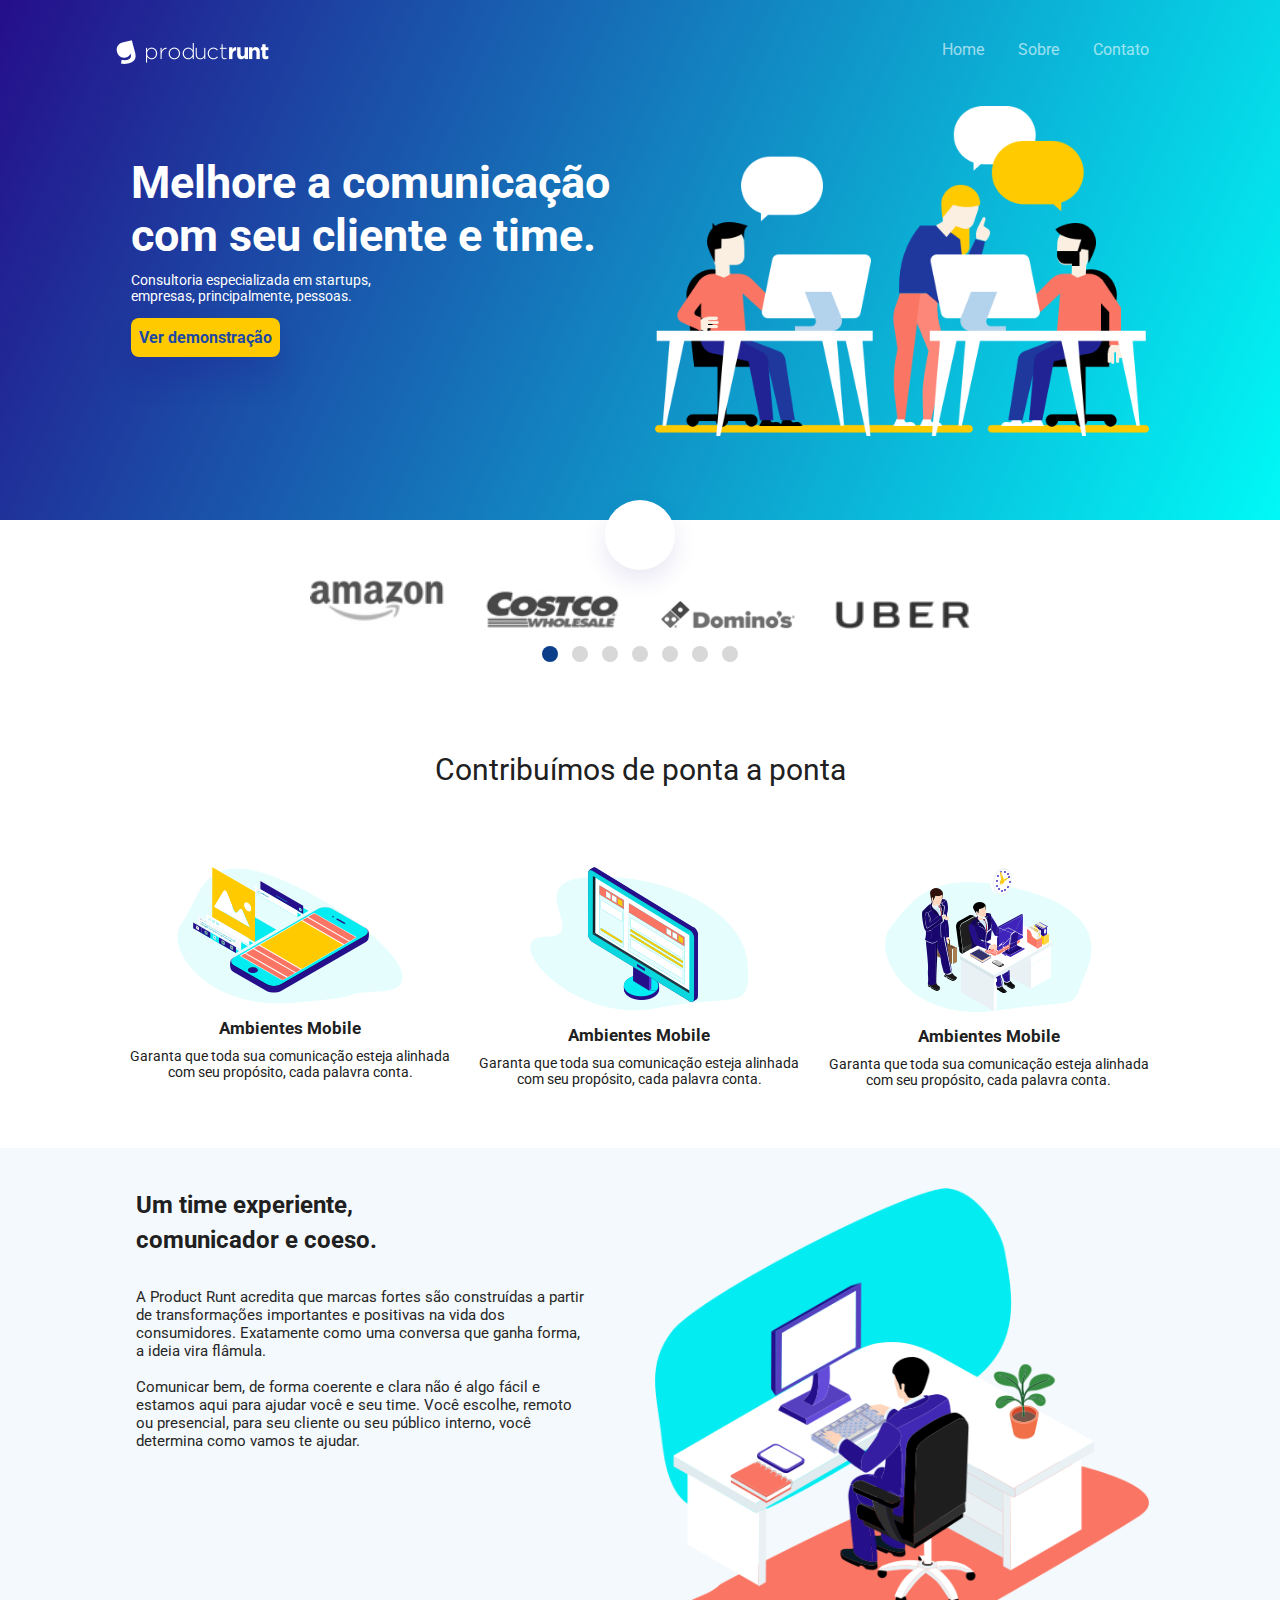
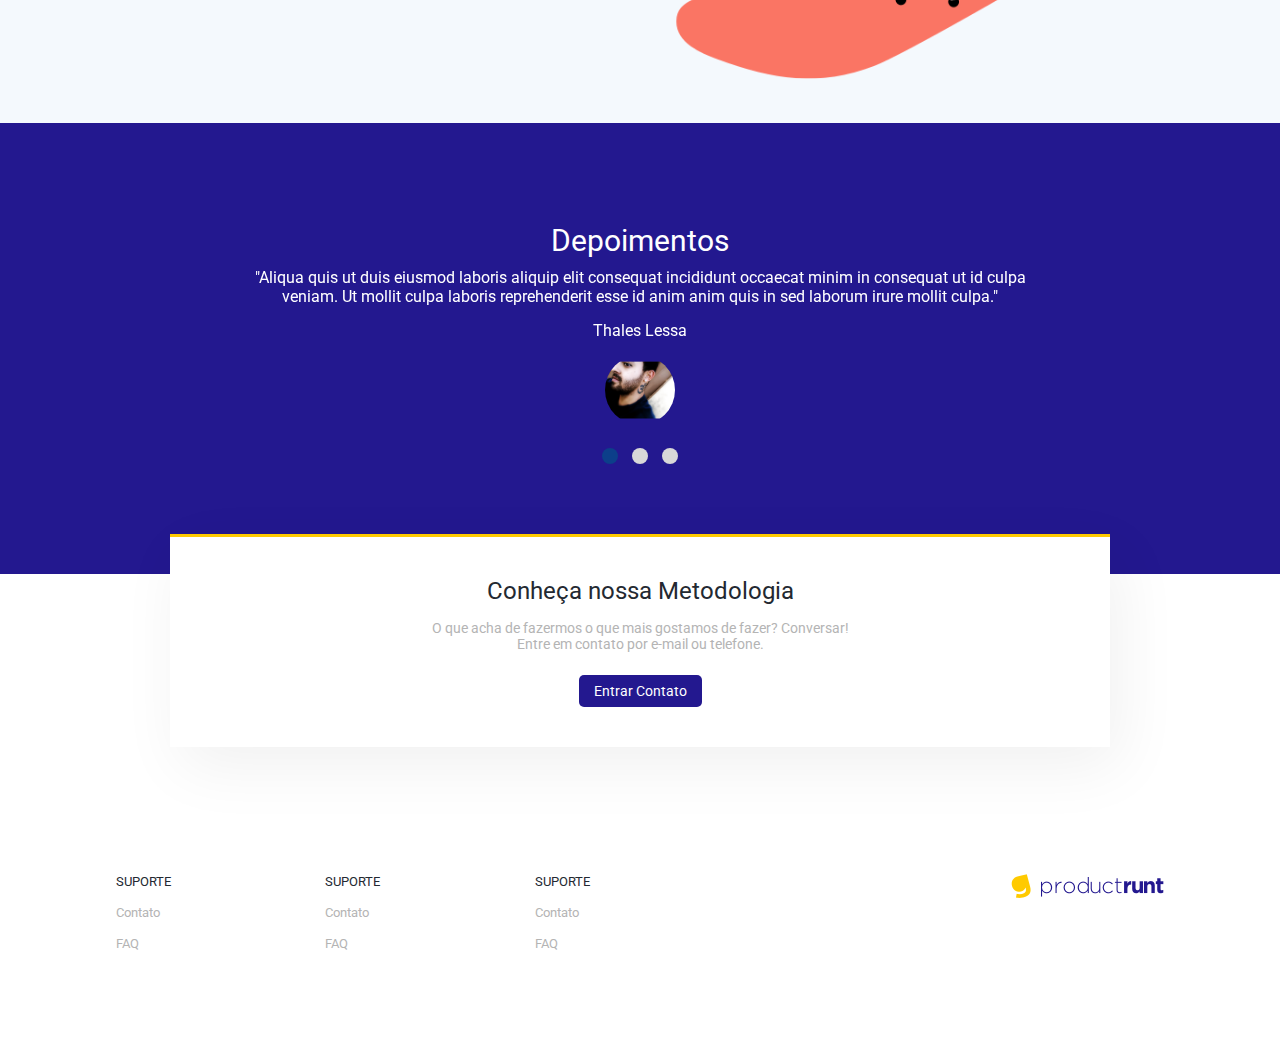
<file: index.html>
<!DOCTYPE html>
<html>
<head>
	<title>Equipe HTML</title>
	<meta charset="utf-8">
	<meta content="" name="description">
  	<meta content="" name="keywords">	
	<meta name="viewport" content="width=device-width,initial-scale=1.0,maximum-scale=1.0">
	<link rel="stylesheet" href="https://use.fontawesome.com/releases/v5.3.1/css/all.css" integrity="sha384-mzrmE5qonljUremFsqc01SB46JvROS7bZs3IO2EmfFsd15uHvIt+Y8vEf7N7fWAU" crossorigin="anonymous">
	<link href="https://fonts.googleapis.com/css?family=Roboto:400,700" rel="stylesheet">
	<link href="style.css" rel="stylesheet">
	<link href="images/favicon1.ico" rel="icon">

</head>
<body>

	<section class="topo">
		<div class="center">
			<header>
				<div class="logo"><img src="images/logo.png" /></div><!--logo-->
			</header>
			<ul class="menu-desktop">
				<li><a href="index.html">Home</a></li>
				<li><a href="sobre.html">Sobre</a></li>
				<li><a href="contato.html">Contato</a></li>
			</ul>
			<div class="menu-mobile">
			<i class="fas fa-align-right"></i>
				<ul>
					<li><a href="index">Home</a></li>
					<li><a href="sobre">Sobre</a></li>
					<li><a href="contato">Contato</a></li>
				</ul>
			</div><!--menu-mobile-->
			<div class="clear"></div>
			<br />
			<br />
			<div class="w50 time-descricao">
				<h2>Melhore a comunicação com seu cliente e time.</h2>
				<p>Consultoria especializada em startups, empresas, principalmente, pessoas.</p>
				<a target="_blank" href="https:foxcode.tech">Ver demonstração</a>
			</div><!--w50-->
			<div class="w50 time-imagem">
				<img src="images/equipe.png" />
			</div><!--w50-->
			<div class="clear"></div>
		</div><!--center-->
	</section><!--topo-->
	<div class="circle"><i class="fas fa-angle-down"></i></div>

	<section class="clientes-slider">

		<div class="center">
		<div style="max-width: 700px;margin: 0 auto;overflow: hidden;" class="slider-container">
			<img src="images/amazon.jpg" />
			<img src="images/costco.jpg" />
			<img src="images/dominos.jpg" />
			<img src="images/uber.jpg" />
			<img src="images/walmart.jpg" />
			<img src="images/amazon.jpg" />
			<img src="images/costco.jpg" />
			<img src="images/dominos.jpg" />
			<img src="images/uber.jpg" />
			<img src="images/walmart.jpg" />
		</div>
		</div><!--center-->
	</section>


	<section class="diferenciais">
			
			<div class="center">
				<h2>Contribuímos de ponta a ponta</h2>

				<div class="icons-diferenciais">

					<div class="box-single-diferenciais">
						<img src="images/icon1.png" />
						<h3>Ambientes Mobile</h3>
						<p>Garanta que toda sua comunicação esteja alinhada com seu propósito, cada palavra conta.</p>
					</div><!--box-single-diferenciais-->

					<div class="box-single-diferenciais">
						<img src="images/icon2.png" />
						<h3>Ambientes Mobile</h3>
						<p>Garanta que toda sua comunicação esteja alinhada com seu propósito, cada palavra conta.</p>
					</div><!--box-single-diferenciais-->

					<div class="box-single-diferenciais">
						<img src="images/icon3.png" />
						<h3>Ambientes Mobile</h3>
						<p>Garanta que toda sua comunicação esteja alinhada com seu propósito, cada palavra conta.</p>
					</div><!--box-single-diferenciais-->

				</div><!--icons-diferenciais-->

			</div>

	</section>

	<section class="sobre-time">
		<div class="center">
			<div class="w50 time-descricao-2">
				<h2>Um time experiente,<br/>comunicador e coeso.</h2>
				<p>A Product Runt acredita que marcas fortes são construídas a partir de transformações importantes e positivas na vida dos consumidores. Exatamente como uma conversa que ganha forma, a ideia vira flâmula.
				<br /><br/>
				Comunicar bem, de forma coerente e clara não é algo fácil e estamos aqui para ajudar você e seu time. Você escolhe, remoto ou presencial, para seu cliente ou seu público interno, você determina como vamos te ajudar.</p>
			</div><!--w50-->
			<div class="w50 img-time">
				<img src="images/time.png" />
			</div>
			<div class="clear"></div>
		</div>
	</section>

	<section class="depoimentos">
		<div class="center">
			<h2>Depoimentos</h2>
			<div class="depoimentos-box">
				<div class="depoimento-single">
					<p>"Aliqua quis ut duis eiusmod laboris aliquip elit consequat incididunt occaecat minim in consequat ut id culpa veniam. Ut mollit culpa laboris reprehenderit esse id anim anim quis in sed laborum irure mollit culpa."</p>
					<p>Thales Lessa</p>
					<img src="images/thales.png" />
				</div><!--depoimento-single-->
				<div class="depoimento-single">
					<p>"Aliqua quis ut duis eiusmod laboris aliquip elit consequat incididunt occaecat minim in consequat ut id culpa veniam. Ut mollit culpa laboris reprehenderit esse id anim anim quis in sed laborum irure mollit culpa."</p>
					<p>Thales Lessa</p>
					<img src="images/thales.png" />
				</div><!--depoimento-single-->
				<div class="depoimento-single">
					<p>"Aliqua quis ut duis eiusmod laboris aliquip elit consequat incididunt occaecat minim in consequat ut id culpa veniam. Ut mollit culpa laboris reprehenderit esse id anim anim quis in sed laborum irure mollit culpa."</p>
					<p>Thales Lessa</p>
					<img src="images/thales.png" />
				</div><!--depoimento-single-->
			</div><!--depoimentos-box-->
		</div>
	</section>


	<footer>
	<section class="metodologia">
		<div class="center">
			<h2>Conheça nossa Metodologia</h2>
			<p>O que acha de fazermos o que mais gostamos de fazer? Conversar!<br />Entre em contato por e-mail ou telefone.</p>
			<a href="contato.html">Entrar Contato</a>
		</div>
	</section>
		<div class="center">
			<div class="col-footer">
				<h2>Suporte</h2>
				<a href="">Contato</a>
				<a href="">FAQ</a>
			</div>
			<div class="col-footer">
				<h2>Suporte</h2>
				<a href="">Contato</a>
				<a href="">FAQ</a>
			</div>
			<div class="col-footer">
				<h2>Suporte</h2>
				<a href="">Contato</a>
				<a href="">FAQ</a>
			</div>
			<div style="width: 40%;text-align: right;" class="col-footer">
				<img src="images/logo-footer.png" />
			</div>
		</div>
	</footer>

<script src="js/jquery.js"></script>
<script src="js/slick.min.js"></script>
<script type="text/javascript">
	$('section.clientes-slider .slider-container').slick({
		dots: true,
		arrows:false,
	    infinite: false,
	    speed:1000,
	    slidesToShow: 4,
	    autoplay: true,
	    centerMode:false,
	    autoplaySpeed: 3000,
	    pauseOnHover:false,
	    responsive: 
	    [
	    {
	      breakpoint: 768,
	      settings: {
	        slidesToShow: 2
	      }
	    }
	    ]
	});

	$('section.depoimentos .depoimentos-box').slick({
		dots: true,
		arrows:false,
	    infinite: true,
	    speed:1000,
	    slidesToShow: 1,
	    centerMode:false
	});
</script>
<script>
	//Menu responsivo.
	$('.menu-mobile i').click(function(){
		$('.menu-mobile').find('ul').slideToggle();
	})
</script>
</body>
</html>
</file>
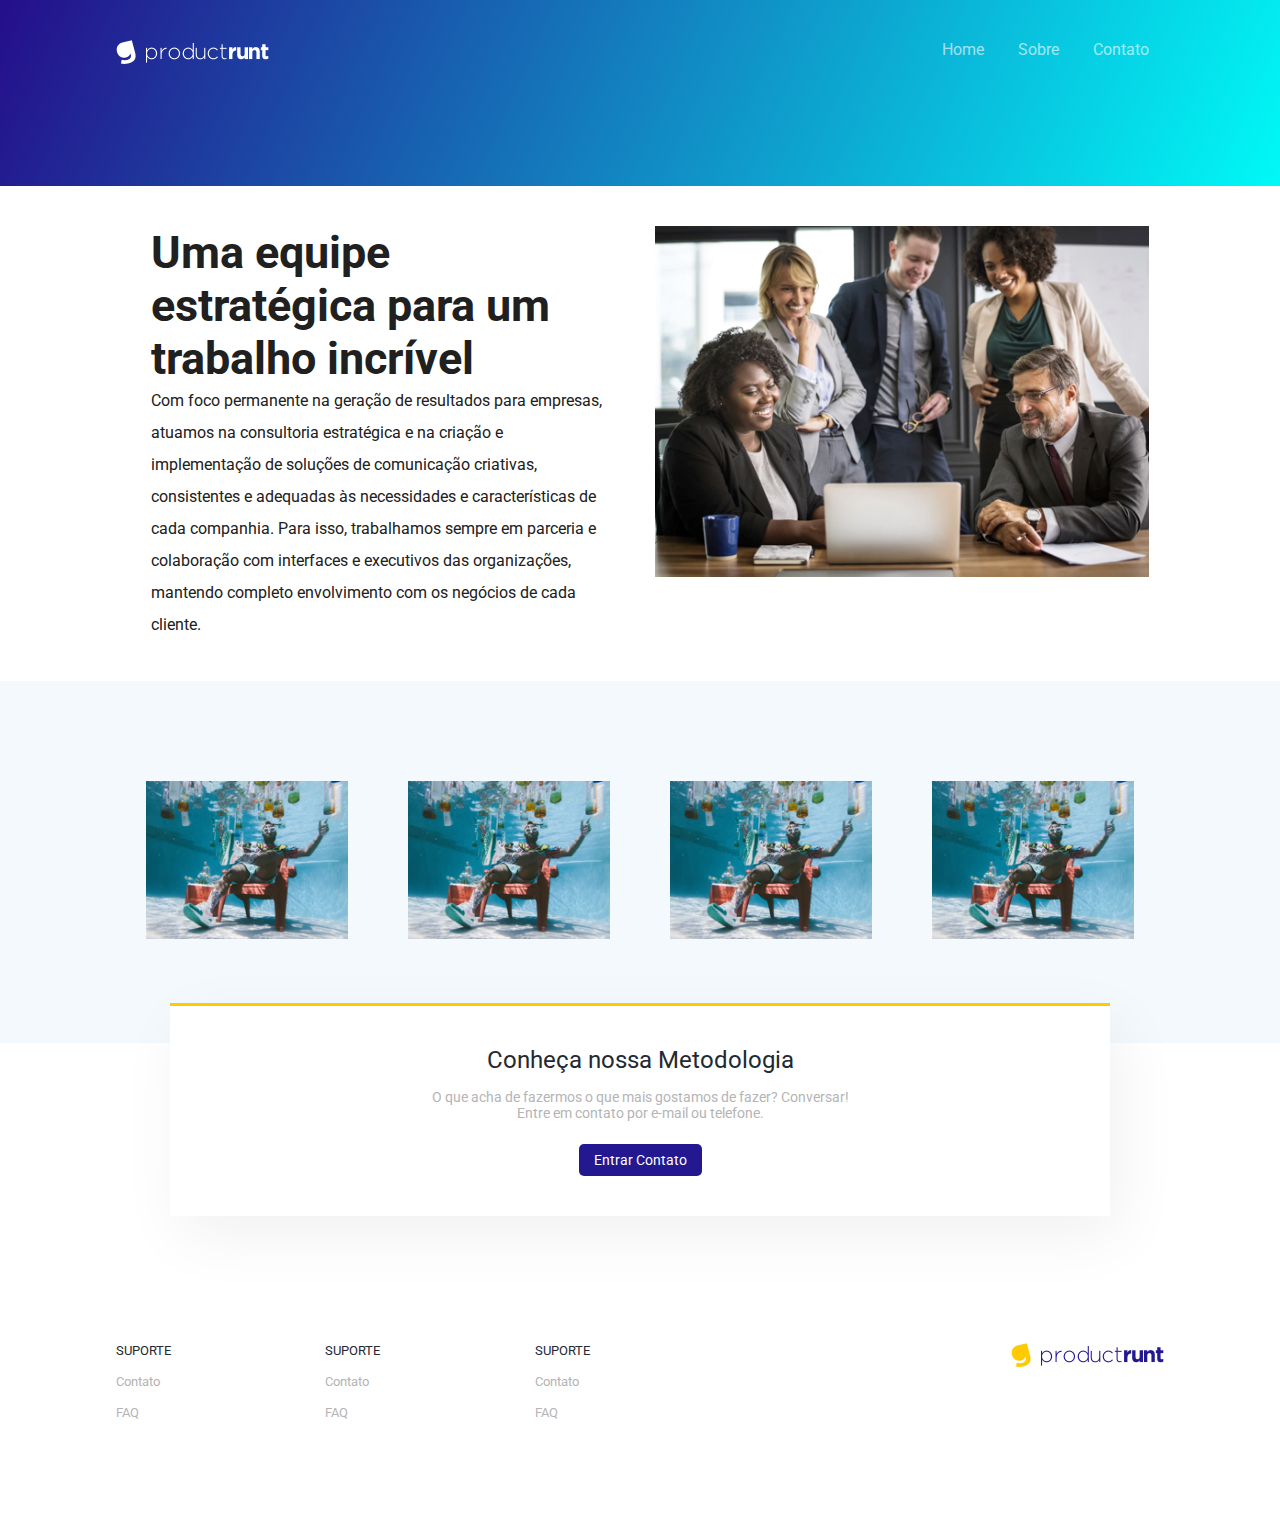
<file: sobre.html>
<!doctype html>

<html>
<head>
	<title>Equipe HTML</title>
	<meta charset="utf-8">
	<meta content="" name="description">
  	<meta content="" name="keywords">
	<meta name="viewport" content="width=device-width,initial-scale=1.0,maximum-scale=1.0">
	<link rel="stylesheet" href="https://use.fontawesome.com/releases/v5.3.1/css/all.css" integrity="sha384-mzrmE5qonljUremFsqc01SB46JvROS7bZs3IO2EmfFsd15uHvIt+Y8vEf7N7fWAU" crossorigin="anonymous">
	<link href="https://fonts.googleapis.com/css?family=Roboto:400,700" rel="stylesheet">
	<link href="style.css" rel="stylesheet">
		
</head>
<body>

	<section class="topo">
		<div class="center">
			<header>
				<div class="logo"><img src="images/logo.png" /></div><!--logo-->
			</header>
			<ul class="menu-desktop">
				<li><a href="index.html">Home</a></li>
				<li><a href="sobre.html">Sobre</a></li>
				<li><a href="contato.html">Contato</a></li>
			</ul>
			<div class="menu-mobile">
			<i class="fas fa-align-right"></i>
				<ul>
					<li><a href="">Home</a></li>
					<li><a href="">Sobre</a></li>
					<li><a href="">Contato</a></li>
				</ul>
			</div><!--menu-mobile-->
			<div class="clear"></div>
			<br />
			<br />
</div>
</section>
	<section class="sobre-equipe">
	<div class="center">
		<div class="w50 equipe-sobre-texto">
			<h2>Uma equipe estratégica para um trabalho incrível</h2>
			<p>Com foco permanente na geração de resultados para empresas, atuamos na consultoria estratégica e na criação e implementação de soluções de comunicação criativas, consistentes e adequadas às necessidades e características de cada companhia. Para isso, trabalhamos sempre em parceria e colaboração com interfaces e executivos das organizações, mantendo completo envolvimento com os negócios de cada cliente.</p>
		</div>
		<div class="w50">
			<img src="images/foto-equipe.jpg" />
		</div>
		<div class="clear"></div>
	</div>
	</section>

	<section class="sobre-imagens">
		<div class="center">
			<div class="img-sobre">
				<img src="images/imagem-sobre.jpg" />
			</div>
			<div class="img-sobre">
				<img src="images/imagem-sobre.jpg" />
			</div>
			<div class="img-sobre">
				<img src="images/imagem-sobre.jpg" />
			</div>
			<div class="img-sobre">
				<img src="images/imagem-sobre.jpg" />
			</div>
		</div>
	</section>

<footer>
	<section class="metodologia">
		<div class="center">
			<h2>Conheça nossa Metodologia</h2>
			<p>O que acha de fazermos o que mais gostamos de fazer? Conversar!<br />Entre em contato por e-mail ou telefone.</p>
			<a href="/contato">Entrar Contato</a>
		</div>
	</section>
		<div class="center">
			<div class="col-footer">
				<h2>Suporte</h2>
				<a href="">Contato</a>
				<a href="">FAQ</a>
			</div>
			<div class="col-footer">
				<h2>Suporte</h2>
				<a href="">Contato</a>
				<a href="">FAQ</a>
			</div>
			<div class="col-footer">
				<h2>Suporte</h2>
				<a href="">Contato</a>
				<a href="">FAQ</a>
			</div>
			<div style="width: 40%;text-align: right;" class="col-footer">
				<img src="images/logo-footer.png" />
			</div>
		</div>
	</footer>

<script src="js/jquery.js"></script>
<script src="js/slick.min.js"></script>
<script type="text/javascript">
	$('section.clientes-slider .slider-container').slick({
		dots: true,
		arrows:false,
	    infinite: false,
	    speed:1000,
	    slidesToShow: 4,
	    autoplay: true,
	    centerMode:false,
	    autoplaySpeed: 3000,
	    pauseOnHover:false,
	    responsive: 
	    [
	    {
	      breakpoint: 768,
	      settings: {
	        slidesToShow: 2
	      }
	    }
	    ]
	});

	$('section.depoimentos .depoimentos-box').slick({
		dots: true,
		arrows:false,
	    infinite: true,
	    speed:1000,
	    slidesToShow: 1,
	    centerMode:false
	});
</script>
<script>
	//Menu responsivo.
	$('.menu-mobile i').click(function(){
		$('.menu-mobile').find('ul').slideToggle();
	})
</script>
</body>
</html>
</file>
<file: style.css>
/*
Theme Name: Danki
Theme URI: https://foxcode.tech
Author: Thales Rafael
Author URI: https://foxcode.tech
Description: Tema para o curso de wp da danki code
Version: 1.0
*/
*{
	margin: 0;
	padding: 0;
	box-sizing: border-box;
	font-family: "Roboto";
}
/*
	Classes Auxiliares
*/
.center{
	max-width: 1100px;
	margin: 0 auto;
	padding:0 2%;
}

.clear{clear: both;}

.w50{float: left;width: 50%;padding:0 15px;}

/**/

.menu-mobile{display: none;}

.menu-mobile{
	float: right;
}

.menu-mobile i{
	font-size: 33px;
	color: white;
	cursor: pointer;
}

.menu-mobile ul{
	left: 0;
	top: 77px;
	display: none;
	width: 100%;
	position: absolute;
	list-style-type: none;
}

.menu-mobile li{
	padding: 8px 0;
	text-align: center;
	display: block;
	width: 100%;
	background: white;
	border-bottom: 1px solid #00f9f7;
}

.menu-mobile a{
	display: block;
	text-decoration: none;
	color: #202020;
}

section.topo{
	background-image: linear-gradient(114deg, #250e8a, #00f9f7);
	padding-top: 40px;
	padding-bottom: 80px;
}

.logo{
	float: left;
}

.menu-desktop{
	float: right;
}

.menu-desktop li{
	display: inline-block;
	margin:0 15px;
}

.menu-desktop a{
	text-decoration: none;
	color: white;
	opacity: 0.6;
}

.menu-desktop a:hover{
	opacity: 1;
}

.time-descricao{
	margin-top:50px;
	color: white;
}

.time-descricao h2{
	font-size: 45px;
}

.time-descricao p{
	font-size: 14px;
	margin-top: 10px;
	max-width: 240px;
}

.time-descricao a{
	display: inline-block;
	margin-top: 14px;
	padding:10px 8px;
	text-decoration: none;
	color: #1b49a5;
	font-weight: bold;
	border-radius: 8px;
	background: #ffca00;
	box-shadow: 0 20px 30px 0 rgba(37, 15, 138, 0.2);
}

.time-imagem img{max-width: 100%;}

.circle{
	position: absolute;
	left: 50%;
	margin-top:-20px;
	transform: translateX(-50%);
   width: 70px;
  height: 70px;
  text-align: center;
  line-height: 70px;
  border-radius: 50%;
  background-color: #ffffff;
  box-shadow: 0 10px 25px 0 rgba(37, 15, 139, 0.1);
}

.circle i{
	position: relative;
	top: 5px;
	font-size: 30px;
	color:#1c4aa6;
}

section.clientes-slider{
	padding:60px 0;
}

section.clientes-slider img{padding:0 20px;}

/****SLICK SLIDER****/

.slick-dotted ul{
	list-style-type: none;
	text-align: center;
	position: relative;
	margin-top:10px;
}

.slick-dotted li{
	display: inline-block;
	margin: 0 7px;
}

.slick-dotted button:focus{
	outline: 0;
}

.slick-dotted li button{
	width: 16px;
	height: 16px;
	border-radius: 8px;
	color: #d8d8d8;
	border-width: 0;
	background: #d8d8d8;
	opacity: 1;
	cursor: pointer;
}

li.slick-active button{
	background: #0c3f8a;
	color: #0c3f8a;
}

.slick-slide:focus { outline: none; }

/**END SLICK**/


section.diferenciais{
	padding: 30px 0;
}

section.diferenciais h2{
	color:#202020;
	font-size: 30px;
	font-weight: normal;
	text-align: center;
}

.icons-diferenciais{
	display: flex;
	flex-wrap: wrap;
	margin-top:80px;
}


.box-single-diferenciais{
	text-align: center;
	width: 33.3%;
	padding:0 10px;
	margin-bottom: 30px;
}

.box-single-diferenciais img{
	max-width: 100%;
}


.box-single-diferenciais h3{
	font-size: 17px;
	margin:10px 0;
	color: #202020;
}

.box-single-diferenciais p{
	font-size: 14px;
	color: #202020;
}

section.sobre-time{
	padding: 40px 0;
	background-color: #f4f9fd;

}

.img-time img{max-width: 100%;}

.time-descricao-2{
	padding: 0 20px;

}

.time-descricao-2 h2{
	color: #202020;
	line-height: 35px;
	font-size: 24px;
	margin-bottom: 30px;
}

.time-descricao-2 p{
	color: #272727;
	padding-right: 30px;
	font-size: 15px;
}

section.depoimentos{
	padding: 100px 0;
	background-color: #23188f;
}

section.depoimentos h2{
	text-align: center;
	color: white;
	font-weight: normal;
	font-size: 30px;
}

.depoimentos-box{
	margin:10px auto;
	max-width: 800px;
	overflow: hidden;
	width: 100%;
	display: block;
}
.depoimento-single{width: 100%;display: inline-block;}
.depoimento-single p{text-align: center;margin-bottom: 15px;color: white;}
.depoimento-single img{
	width: 70px;
	height: 70px;
	display: block;
	margin: 10px auto;
	border-radius: 50%;
}

section.metodologia{
	position: absolute;
	z-index: 10;
	top:-40px;
	left: 50%;
	width: 100%;
	transform:translateX(-50%);
	max-width: 940px;
	margin: 0 auto;
	padding:40px 0;
	background: white;
	border-top: 3px solid #ffca00;
	box-shadow: 10px 20px 60px 0 rgba(0, 0, 0, 0.06);
	text-align: center;
}

section.metodologia h2{
	color: #232931;
	font-size: 24px;
	font-weight: normal;
}
section.metodologia p{
	font-size: 14px;
	  color: #b4b4b4;
	  margin:15px 0;
}

section.metodologia a{
	text-decoration:none;
	color: white;
	padding:8px 15px;
	background-color: #23188f;
	border-radius: 5px;
	font-size: 14px;
	display: inline-block;
	margin-top: 8px;
}

footer{
	position: relative;
	padding-top:300px;
	padding-bottom: 100px;
	background: white;
}

footer > .center{
	display: flex;
	flex-wrap: wrap;
}

.col-footer{
	width: 20%;
}

.col-footer h2{color: #232931;font-size: 13px;font-weight: normal;margin-bottom: 15px;text-transform: uppercase;}
.col-footer a{color: #b4b4b4;font-size: 13px;display: block;margin-top: 16px;text-decoration: none;}


/*Página sobre*/
section.sobre-equipe{
	padding: 40px 0;
}

section.sobre-equipe img{max-width: 100%;}

.equipe-sobre-texto h2{
	font-size:45px;
	color: #202020;
	padding:0 20px;
}
.equipe-sobre-texto p{
	font-size: 16px;
	line-height: 32px;
	color:#202020;
	padding:0 20px;
}

section.sobre-imagens{
	padding: 100px 0;
	background-color:#f4f9fd;
}

.sobre-imagens > .center{
	display: flex;
	flex-wrap: wrap;
}

.sobre-imagens img{max-width: 100%;}

.sobre-imagens .img-sobre{padding:0 30px;width: 25%;}

section.contato{
	padding:30px 0;
}

.contato-info h2{
	color: #202020;
	font-size: 43px;
	font-weight: normal;
}

.contato-info p{
	color: #202020;
	font-size: 15px;
	margin-bottom: 10px;
}

.mapa-container{
	width: 100%;
	padding-top: 70%;
	position: relative;
}

div#mapa{
	position: absolute;
	left: 0;
	top: 0;
	background: gray;
	width: 100%;
	height: 100%;
}
.contato-form{padding:0 30px;margin-top:40px;}
.contato-form input[type=text],
.contato-form input[type=email]
{
	width: 100%;
	height: 48px;
	margin-bottom: 15px;
	border: solid 1px #e3e3e3;
	padding-left: 8px;
	font-size: 16px;
	box-shadow: 0 2px 4px 0 rgba(92, 99, 110, 0.1);
}
.contato-form select{
	width: 100%;
	height: 48px;
	margin-bottom: 15px;
	border: solid 1px #e3e3e3;
	padding-left: 8px;
	font-size: 16px;
	box-shadow: 0 2px 4px 0 rgba(92, 99, 110, 0.1);
}
.contato-form textarea{
	width: 100%;
	height:120px;
	margin-bottom: 15px;
	border: solid 1px #e3e3e3;
	padding: 8px;
	font-size: 16px;
	box-shadow: 0 2px 4px 0 rgba(92, 99, 110, 0.1);
	resize:none;
}
.contato-form input[type=submit]{
	width: 200px;
  height: 50px;
  border-radius: 5px;
  box-shadow: 0 20px 30px 0 rgba(203, 203, 203, 0.2);
  background-color: #212a97;
  border: 0;
  cursor: pointer;
  color: white;
  font-size: 17px;
}

section.erro-404{
	padding: 30px 0;
}

@media screen and (max-width: 768px){
	.col-footer{margin-bottom: 30px;width: 100% !important;text-align: center !important;}
	.box-single-diferenciais{width: 100%;}
	.w50{width: 100%;}
	.img-time{margin-top:30px;}
	.menu-desktop{display: none;}
	.menu-mobile{display: block;}
.sobre-imagens .img-sobre{padding:0 30px;width: 100%;text-align: center;margin-bottom: 20px;}
	section.sobre-equipe img{margin-top: 20px;}
}
</file>
